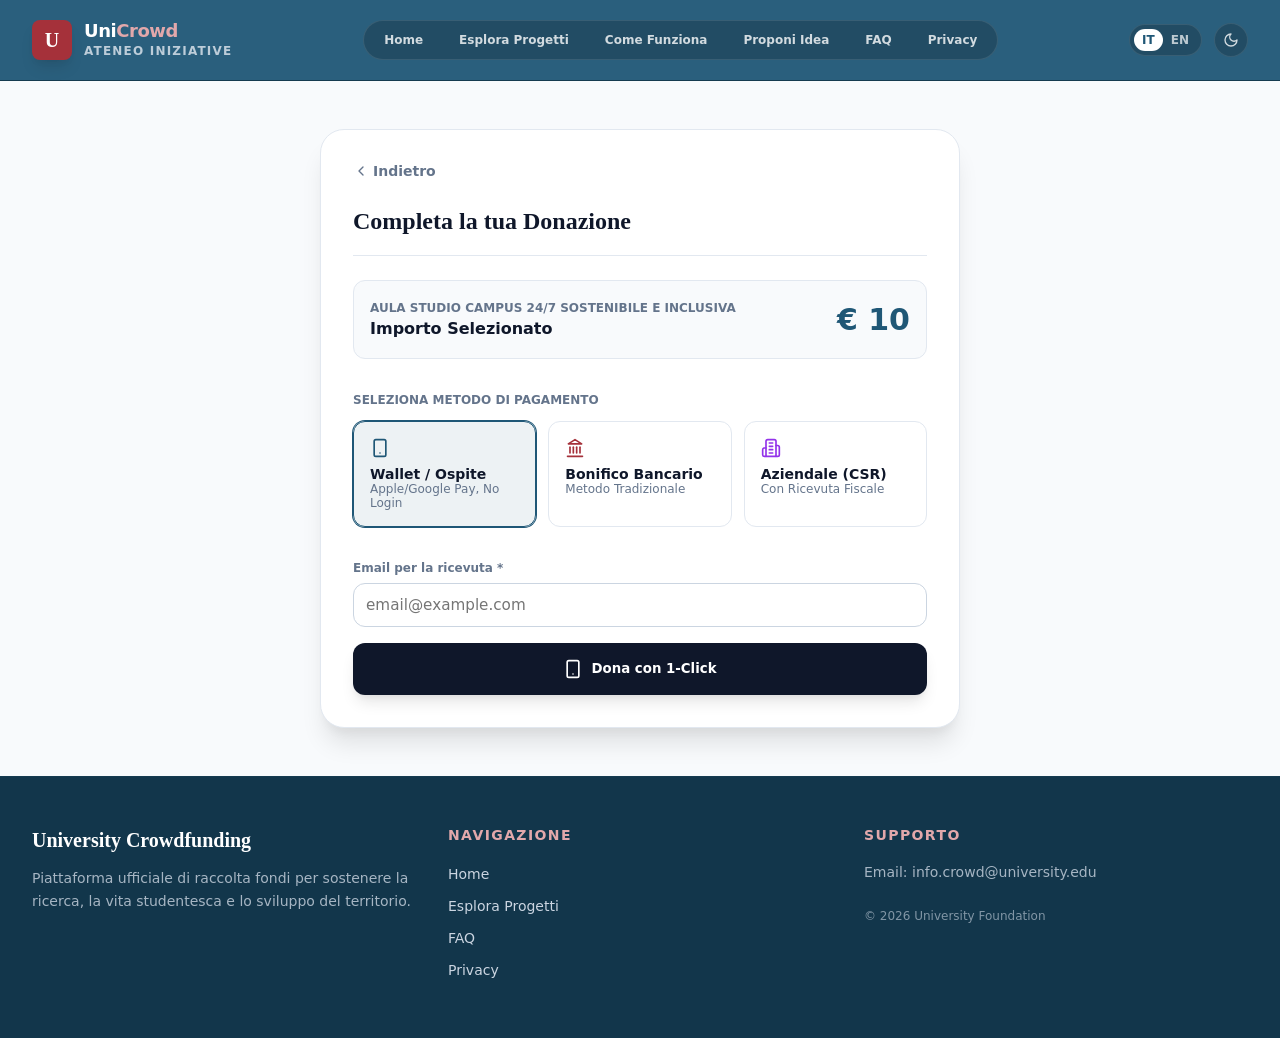
<file: checkout.html>
<!DOCTYPE html>
<html lang="it">
<head>
  <meta charset="UTF-8" />
  <meta name="viewport" content="width=device-width, initial-scale=1.0" />
  <title>UniCrowd - Checkout</title>
  <link rel="stylesheet" href="css/styles.css">
</head>
<body>
  <header id="header-root" class="site-header"></header>
  <main id="main-root"></main>
  <footer id="footer-root" class="site-footer"></footer>
  
  <script src="js/data.js"></script>
  <script src="js/app.js"></script>
  <script>
    initApp('checkout');
  </script>
</body>
</html>
</file>
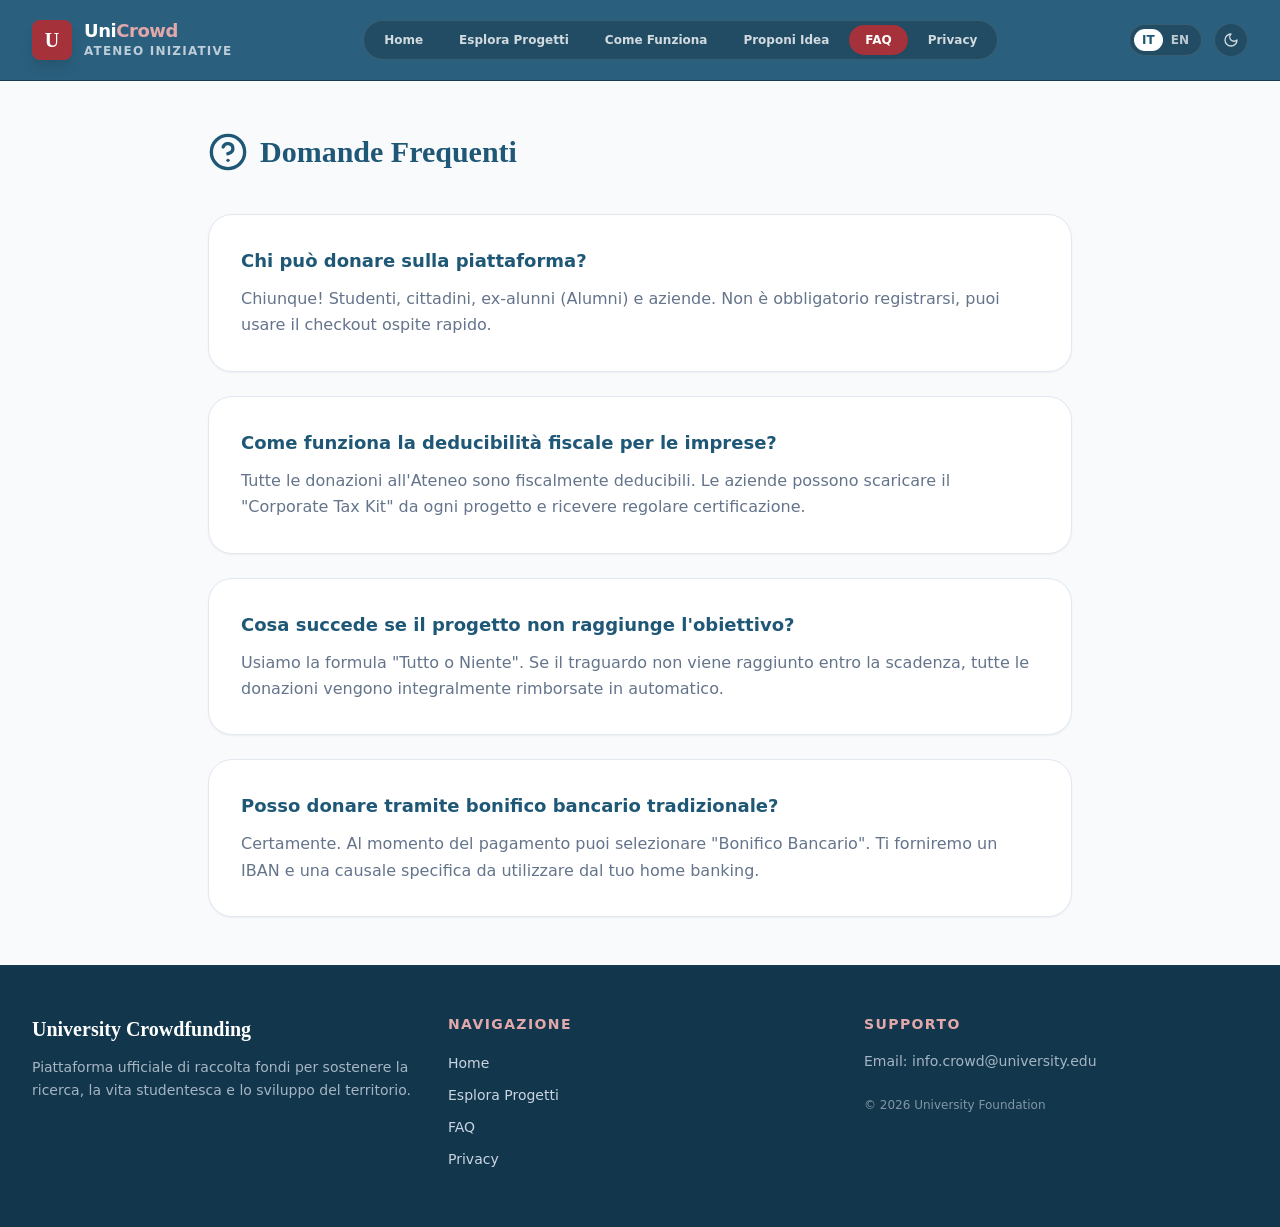
<file: faq.html>
<!DOCTYPE html>
<html lang="it">
<head>
  <meta charset="UTF-8" />
  <meta name="viewport" content="width=device-width, initial-scale=1.0" />
  <title>UniCrowd - FAQ</title>
  <link rel="stylesheet" href="css/styles.css">
</head>
<body>
  <header id="header-root" class="site-header"></header>
  <main id="main-root"></main>
  <footer id="footer-root" class="site-footer"></footer>
  
  <script src="js/data.js"></script>
  <script src="js/app.js"></script>
  <script>
    initApp('faq');
  </script>
</body>
</html>
</file>
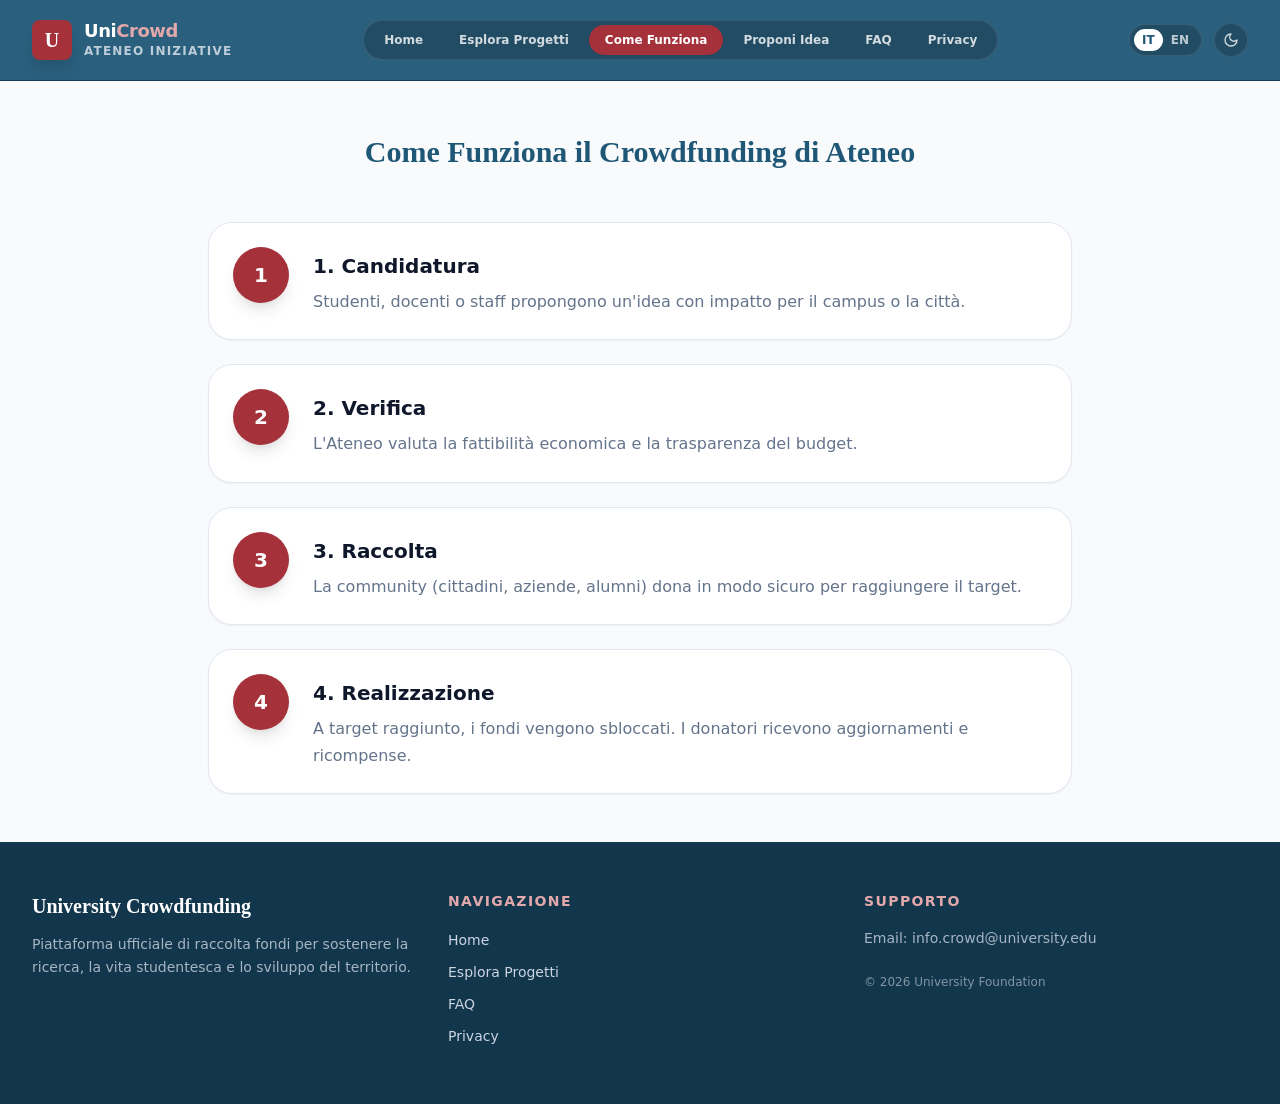
<file: how-it-works.html>
<!DOCTYPE html>
<html lang="it">
<head>
  <meta charset="UTF-8" />
  <meta name="viewport" content="width=device-width, initial-scale=1.0" />
  <title>UniCrowd - Come Funziona</title>
  <link rel="stylesheet" href="css/styles.css">
</head>
<body>
  <header id="header-root" class="site-header"></header>
  <main id="main-root"></main>
  <footer id="footer-root" class="site-footer"></footer>
  
  <script src="js/data.js"></script>
  <script src="js/app.js"></script>
  <script>
    initApp('how-it-works');
  </script>
</body>
</html>
</file>
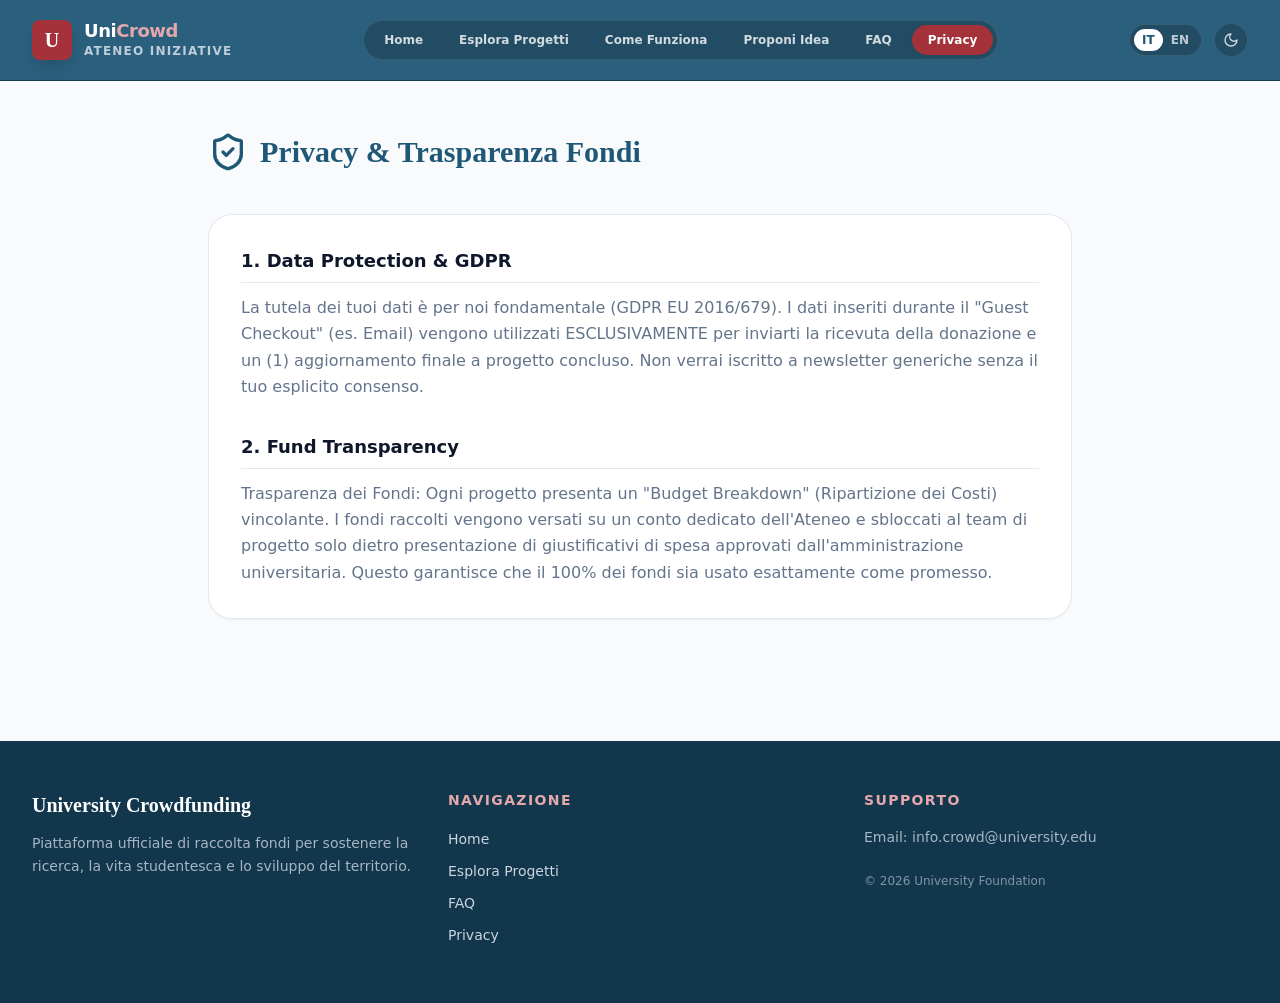
<file: privacy.html>
<!DOCTYPE html>
<html lang="it">
<head>
  <meta charset="UTF-8" />
  <meta name="viewport" content="width=device-width, initial-scale=1.0" />
  <title>UniCrowd - Privacy</title>
  <link rel="stylesheet" href="css/styles.css">
</head>
<body>
  <header id="header-root" class="site-header"></header>
  <main id="main-root"></main>
  <footer id="footer-root" class="site-footer"></footer>
  
  <script src="js/data.js"></script>
  <script src="js/app.js"></script>
  <script>
    initApp('privacy');
  </script>
</body>
</html>
</file>
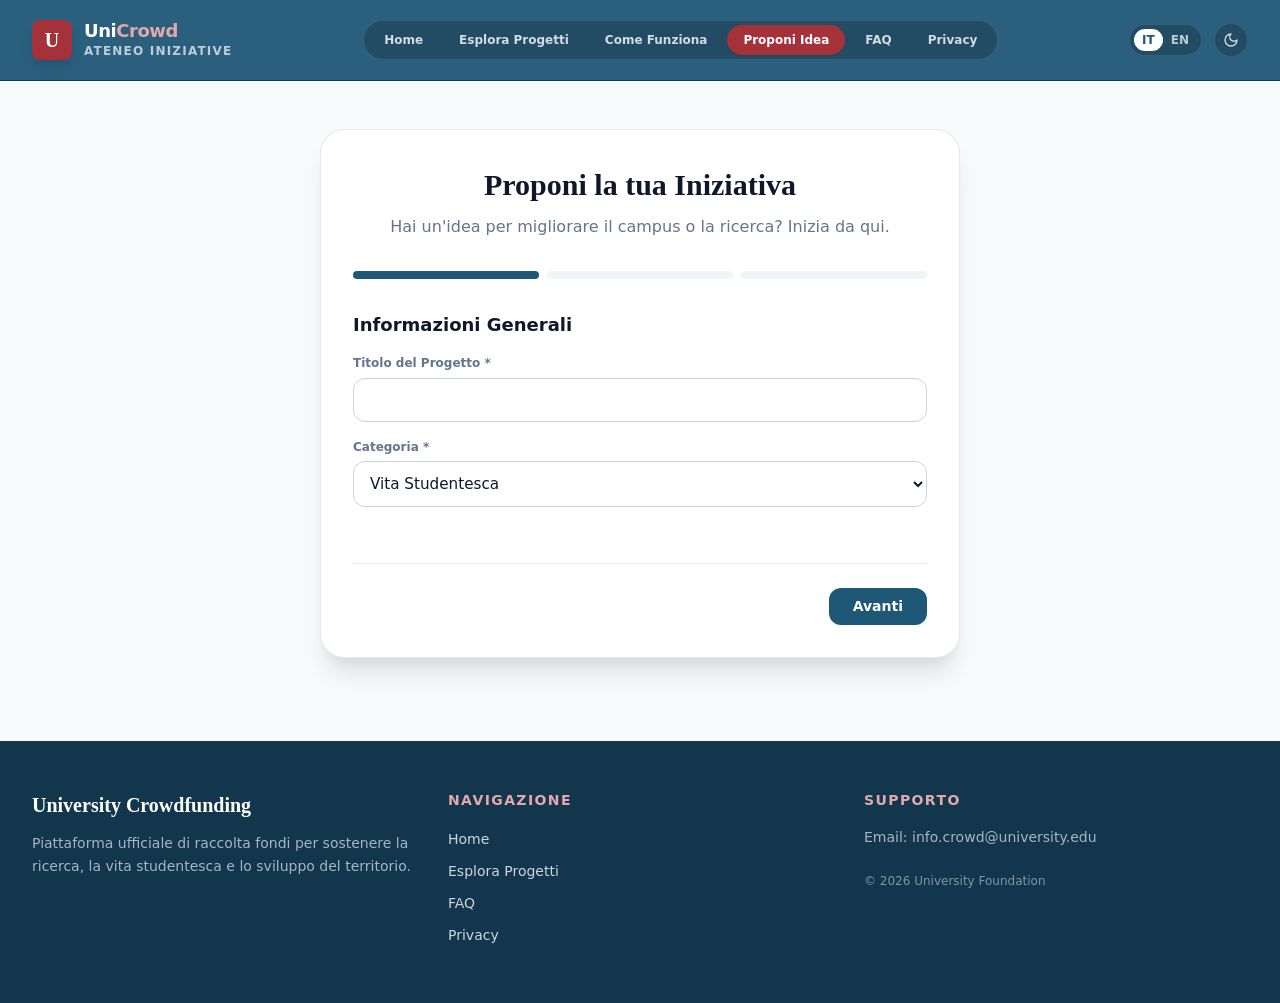
<file: propose.html>
<!DOCTYPE html>
<html lang="it">
<head>
  <meta charset="UTF-8" />
  <meta name="viewport" content="width=device-width, initial-scale=1.0" />
  <title>UniCrowd - Proponi Idea</title>
  <link rel="stylesheet" href="css/styles.css">
</head>
<body>
  <header id="header-root" class="site-header"></header>
  <main id="main-root"></main>
  <footer id="footer-root" class="site-footer"></footer>
  
  <script src="js/data.js"></script>
  <script src="js/app.js"></script>
  <script>
    initApp('propose');
  </script>
</body>
</html>
</file>
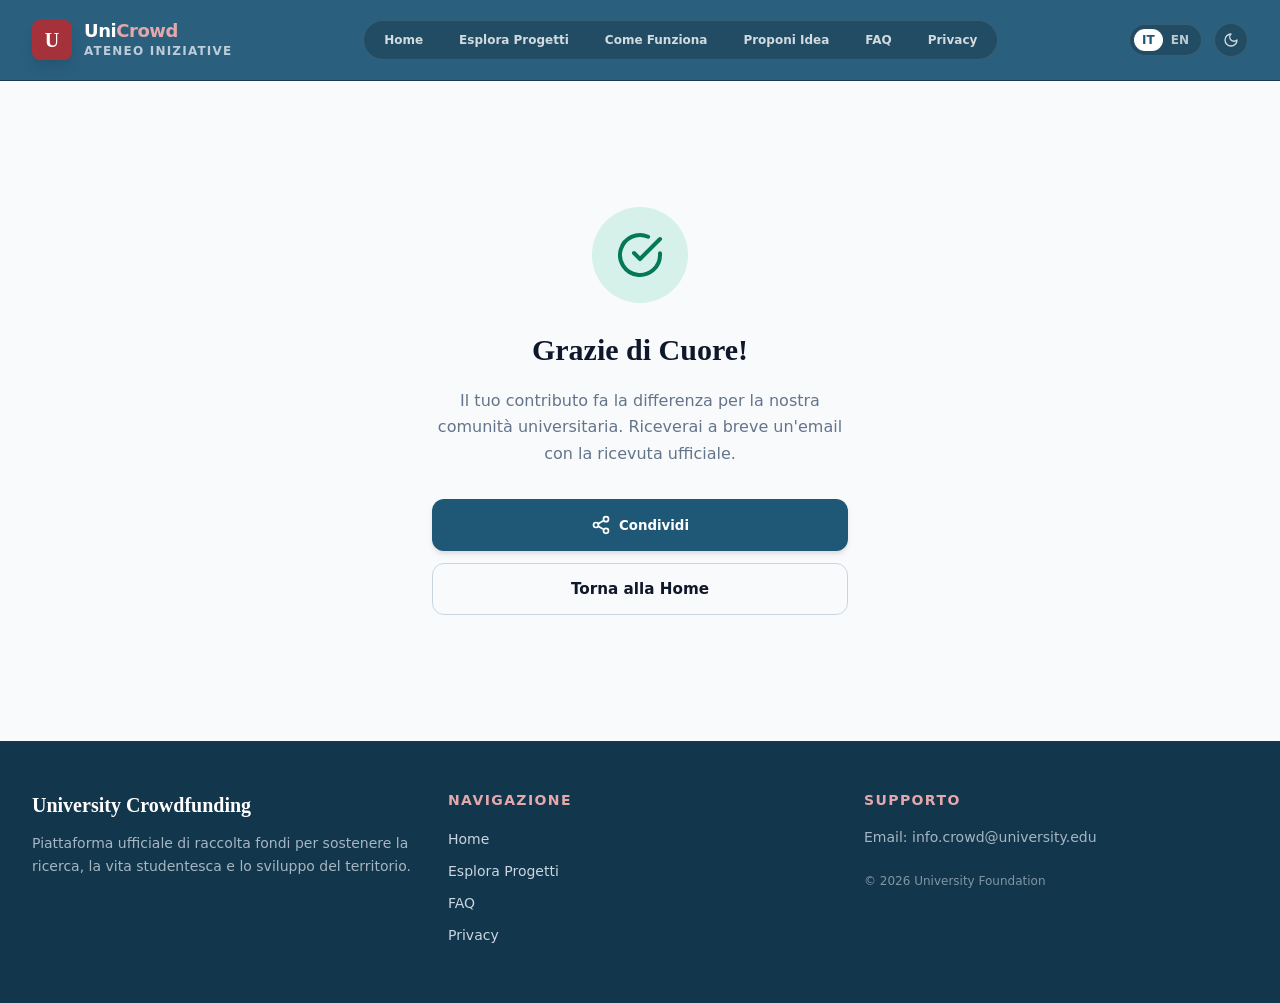
<file: success.html>
<!DOCTYPE html>
<html lang="it">
<head>
  <meta charset="UTF-8" />
  <meta name="viewport" content="width=device-width, initial-scale=1.0" />
  <title>UniCrowd - Successo</title>
  <link rel="stylesheet" href="css/styles.css">
</head>
<body>
  <header id="header-root" class="site-header"></header>
  <main id="main-root"></main>
  <footer id="footer-root" class="site-footer"></footer>
  
  <script src="js/data.js"></script>
  <script src="js/app.js"></script>
  <script>
    initApp('success');
  </script>
</body>
</html>
</file>
<file: css/styles.css>
/* --- CSS VARIABLES & THEME --- */
:root {
    --primary: #1f5776;
    --primary-dark: #153b50;
    --primary-deeper: #12364b;
    --accent: #a5313a;
    --accent-hover: #b91c1c;
    --accent-light: #e2a8ab;
    --emerald: #047857;
    --emerald-dark: #065f46;
    --amber: #f59e0b;
    --amber-dark: #d97706;
    --purple: #9333ea;
    --purple-hover: #7e22ce;
    --blue: #2563eb;
    --blue-light: #3b82f6;
    --red: #dc2626;

    --bg-body: #f8fafc;
    --bg-card: #ffffff;
    --bg-subtle: #f8fafc;
    --bg-muted: #f1f5f9;
    --text-main: #0f172a;
    --text-secondary: #475569;
    --text-muted: #64748b;
    --border-color: #e2e8f0;
    --border-subtle: #f1f5f9;
    --header-bg: rgba(31, 87, 118, 0.95);
    --header-border: #153b50;
    --footer-bg: #12364b;
    --footer-border: #153b50;
    --footer-text: #cbd5e1;
    --stat-num: #1f5776;
    --input-bg: #ffffff;
    --input-border: #cbd5e1;
    --shadow-sm: 0 1px 2px 0 rgba(0, 0, 0, 0.05);
    --shadow-md: 0 4px 6px -1px rgba(0, 0, 0, 0.1), 0 2px 4px -1px rgba(0, 0, 0, 0.06);
    --shadow-lg: 0 10px 15px -3px rgba(0, 0, 0, 0.1), 0 4px 6px -2px rgba(0, 0, 0, 0.05);
    --shadow-xl: 0 20px 25px -5px rgba(0, 0, 0, 0.1), 0 10px 10px -5px rgba(0, 0, 0, 0.04);
}

html.dark {
    --emerald: #34d399;
    --bg-body: #020617;
    --bg-card: #0f172a;
    --bg-subtle: #020617;
    --bg-muted: #1e293b;
    --text-main: #f1f5f9;
    --text-secondary: #cbd5e1;
    --text-muted: #94a3b8;
    --border-color: #1e293b;
    --border-subtle: #1e293b;
    --header-bg: rgba(15, 23, 42, 0.90);
    --header-border: #1e293b;
    --footer-bg: #020617;
    --footer-border: #1e293b;
    --footer-text: #94a3b8;
    --stat-num: #60a5fa;
    --input-bg: #020617;
    --input-border: #334155;
}

/* --- BASE RESET --- */
* {
    box-sizing: border-box;
    margin: 0;
    padding: 0;
}

body {
    font-family: system-ui, -apple-system, BlinkMacSystemFont, "Segoe UI", Roboto, "Helvetica Neue", Arial, sans-serif;
    background-color: var(--bg-body);
    color: var(--text-main);
    line-height: 1.5;
    transition: background-color 0.3s ease, color 0.3s ease;
    min-height: 100vh;
    display: flex;
    flex-direction: column;
}

main {
    flex: 1;
}

.font-serif {
    font-family: Georgia, Cambria, "Times New Roman", Times, serif;
}

.font-mono {
    font-family: ui-monospace, SFMono-Regular, Menlo, Monaco, Consolas, "Liberation Mono", "Courier New", monospace;
}

button {
    font-family: inherit;
    cursor: pointer;
    border: none;
    background: none;
    color: inherit;
}

input, select {
    font-family: inherit;
    color: inherit;
}

img {
    max-width: 100%;
    display: block;
}

ul {
    list-style: none;
}

/* --- LAYOUT CONTAINERS --- */
.container {
    max-width: 80rem;
    margin: 0 auto;
    padding: 0 1rem;
}
@media (min-width: 640px) {
    .container { padding: 0 1.5rem; }
}
@media (min-width: 1024px) {
    .container { padding: 0 2rem; }
}

.container-md {
    max-width: 56rem;
    margin: 0 auto;
    padding: 0 1rem;
}
.container-sm {
    max-width: 42rem;
    margin: 0 auto;
    padding: 0 1rem;
}

/* --- HEADER --- */
.site-header {
    position: sticky;
    top: 0;
    z-index: 50;
    backdrop-filter: blur(12px);
    -webkit-backdrop-filter: blur(12px);
    background-color: var(--header-bg);
    border-bottom: 1px solid var(--header-border);
    transition: background-color 0.3s, border-color 0.3s;
}

.header-inner {
    display: flex;
    align-items: center;
    justify-content: space-between;
    height: 4rem;
}
@media (min-width: 640px) {
    .header-inner { height: 5rem; }
}

.logo-group {
    display: flex;
    align-items: center;
    gap: 0.75rem;
    cursor: pointer;
}

.logo-box {
    width: 2.5rem;
    height: 2.5rem;
    background-color: var(--accent);
    border-radius: 0.5rem;
    display: flex;
    align-items: center;
    justify-content: center;
    box-shadow: var(--shadow-lg);
    transition: transform 0.2s;
}
.logo-group:hover .logo-box {
    transform: scale(1.05);
}

.logo-box span {
    color: #ffffff;
    font-weight: 700;
    font-size: 1.25rem;
}

.logo-text {
    display: none;
}
@media (min-width: 640px) {
    .logo-text { display: block; }
}

.logo-title {
    display: block;
    font-weight: 700;
    font-size: 1.125rem;
    line-height: 1.2;
    color: #ffffff;
    letter-spacing: -0.025em;
}
.logo-title span {
    color: var(--accent-light);
}

.logo-sub {
    display: block;
    font-size: 0.75rem;
    text-transform: uppercase;
    letter-spacing: 0.1em;
    font-weight: 600;
    opacity: 0.8;
    color: #e2e8f0;
}

.desktop-nav {
    display: none;
    align-items: center;
    gap: 0.25rem;
    background-color: rgba(0, 0, 0, 0.2);
    padding: 0.25rem;
    border-radius: 9999px;
    border: 1px solid rgba(255, 255, 255, 0.1);
}
@media (min-width: 1024px) {
    .desktop-nav { display: flex; }
}

.nav-btn {
    padding: 0.5rem 1rem;
    border-radius: 9999px;
    font-size: 0.75rem;
    font-weight: 700;
    color: rgba(255, 255, 255, 0.8);
    transition: all 0.2s;
}
.nav-btn:hover {
    color: #ffffff;
    background-color: rgba(255, 255, 255, 0.1);
}
.nav-btn.active {
    background-color: var(--accent);
    color: #ffffff;
    box-shadow: var(--shadow-sm);
}

.header-controls {
    display: flex;
    align-items: center;
    gap: 0.75rem;
}

.lang-toggle {
    display: flex;
    background-color: rgba(0, 0, 0, 0.2);
    padding: 0.25rem;
    border-radius: 9999px;
    border: 1px solid rgba(255, 255, 255, 0.1);
}

.lang-btn {
    padding: 0.25rem 0.5rem;
    border-radius: 9999px;
    font-size: 0.75rem;
    font-weight: 700;
    color: rgba(255, 255, 255, 0.7);
    transition: all 0.2s;
}
.lang-btn:hover {
    color: #ffffff;
}
.lang-btn.active {
    background-color: #ffffff;
    color: var(--primary);
}

.theme-btn {
    padding: 0.5rem;
    border-radius: 9999px;
    background-color: rgba(0, 0, 0, 0.2);
    border: 1px solid rgba(255, 255, 255, 0.1);
    color: rgba(255, 255, 255, 0.8);
    display: flex;
    align-items: center;
    justify-content: center;
    transition: all 0.2s;
}
.theme-btn:hover {
    color: #ffffff;
    background-color: rgba(255, 255, 255, 0.2);
}

.mobile-menu-btn {
    display: flex;
    padding: 0.5rem;
    color: #ffffff;
}
@media (min-width: 1024px) {
    .mobile-menu-btn { display: none; }
}

.mobile-nav {
    border-top: 1px solid rgba(255, 255, 255, 0.1);
    background-color: var(--primary);
    padding: 0.5rem 1rem 1rem;
}
html.dark .mobile-nav {
    background-color: #0f172a;
    border-top-color: #1e293b;
}
.mobile-nav-btn {
    display: block;
    width: 100%;
    text-align: left;
    padding: 0.75rem;
    border-radius: 0.5rem;
    font-size: 0.875rem;
    font-weight: 700;
    color: rgba(255, 255, 255, 0.8);
    margin-top: 0.25rem;
}
.mobile-nav-btn:hover {
    background-color: rgba(255, 255, 255, 0.1);
    color: #ffffff;
}
.mobile-nav-btn.active {
    background-color: var(--accent);
    color: #ffffff;
}

/* --- HERO SECTION --- */
.hero-section {
    position: relative;
    overflow: hidden;
    background: linear-gradient(to bottom, #1f5776, #12364b);
    color: #ffffff;
    padding: 5rem 0;
}
html.dark .hero-section {
    background: linear-gradient(to bottom, #0f172a, #020617);
}
@media (min-width: 1024px) {
    .hero-section { padding: 7rem 0; }
}

.hero-bg-overlay {
    position: absolute;
    inset: 0;
    opacity: 0.1;
    background-image: url('https://images.unsplash.com/photo-1541339907198-e08756dedf3f?auto=format&fit=crop&w=2000&q=80');
    background-size: cover;
    background-position: center;
    mix-blend-mode: overlay;
}

.hero-content {
    position: relative;
    z-index: 10;
    text-align: center;
    display: flex;
    flex-direction: column;
    align-items: center;
}

.hero-badge {
    display: inline-flex;
    align-items: center;
    gap: 0.5rem;
    background-color: rgba(255, 255, 255, 0.1);
    border: 1px solid rgba(255, 255, 255, 0.2);
    padding: 0.5rem 1rem;
    border-radius: 9999px;
    font-size: 0.75rem;
    font-weight: 700;
    text-transform: uppercase;
    letter-spacing: 0.1em;
    backdrop-filter: blur(4px);
    margin-bottom: 1.5rem;
}

.hero-title {
    font-size: 2.25rem;
    font-weight: 800;
    letter-spacing: -0.025em;
    max-width: 56rem;
    line-height: 1.15;
    margin-bottom: 1.5rem;
}
@media (min-width: 640px) {
    .hero-title { font-size: 3rem; }
}
@media (min-width: 1024px) {
    .hero-title { font-size: 3.75rem; }
}

.hero-subtitle {
    font-size: 1rem;
    color: #cbd5e1;
    max-width: 42rem;
    margin-bottom: 2.5rem;
    line-height: 1.625;
}
@media (min-width: 640px) {
    .hero-subtitle { font-size: 1.125rem; }
}

.hero-actions {
    display: flex;
    flex-direction: column;
    gap: 1rem;
    width: 100%;
}
@media (min-width: 640px) {
    .hero-actions {
        flex-direction: row;
        width: auto;
    }
}

.btn-hero-primary {
    background-color: var(--accent);
    color: #ffffff;
    padding: 1rem 2rem;
    border-radius: 9999px;
    font-weight: 700;
    box-shadow: var(--shadow-xl);
    display: flex;
    align-items: center;
    justify-content: center;
    gap: 0.5rem;
    transition: all 0.2s;
}
.btn-hero-primary:hover {
    background-color: var(--accent-hover);
    transform: translateY(-4px);
}

.btn-hero-secondary {
    background-color: rgba(255, 255, 255, 0.1);
    border: 1px solid rgba(255, 255, 255, 0.3);
    color: #ffffff;
    padding: 1rem 2rem;
    border-radius: 9999px;
    font-weight: 700;
    display: flex;
    align-items: center;
    justify-content: center;
    gap: 0.5rem;
    transition: all 0.2s;
}
.btn-hero-secondary:hover {
    background-color: rgba(255, 255, 255, 0.2);
}

/* --- STATS SECTION --- */
.stats-section {
    background-color: var(--bg-card);
    border-bottom: 1px solid var(--border-color);
    padding: 2rem 0;
}

.stats-grid {
    display: grid;
    grid-template-columns: repeat(2, 1fr);
    gap: 1.5rem;
    text-align: center;
}
@media (min-width: 768px) {
    .stats-grid {
        grid-template-columns: repeat(4, 1fr);
    }
}

.stat-item {
    padding: 0 0.5rem;
}
@media (min-width: 768px) {
    .stat-item:not(:first-child) {
        border-left: 1px solid var(--border-color);
    }
}

.stat-value {
    display: block;
    font-size: 1.5rem;
    font-weight: 800;
    color: var(--stat-num);
}
@media (min-width: 640px) {
    .stat-value { font-size: 1.875rem; }
}
.stat-value.emerald {
    color: var(--emerald);
}

.stat-label {
    font-size: 0.75rem;
    font-weight: 600;
    color: var(--text-muted);
    text-transform: uppercase;
}
@media (min-width: 640px) {
    .stat-label { font-size: 0.875rem; }
}

/* --- SECTIONS & GRIDS --- */
.section-pad {
    padding: 4rem 0;
}
.view-pad {
    padding: 3rem 0;
    min-height: calc(100vh - 15rem);
}

.section-header-row {
    display: flex;
    justify-content: space-between;
    align-items: flex-end;
    margin-bottom: 2.5rem;
}

.section-title {
    font-size: 1.875rem;
    font-weight: 700;
    color: var(--stat-num);
}
html.dark .section-title {
    color: #ffffff;
}

.link-all {
    font-size: 0.875rem;
    font-weight: 700;
    color: var(--accent);
    display: flex;
    align-items: center;
    gap: 0.25rem;
}
.link-all:hover {
    text-decoration: underline;
}

.projects-grid {
    display: grid;
    grid-template-columns: 1fr;
    gap: 2rem;
}
@media (min-width: 768px) {
    .projects-grid { grid-template-columns: repeat(2, 1fr); }
    .projects-grid.cols-3 { grid-template-columns: repeat(3, 1fr); }
}
@media (min-width: 1024px) {
    .projects-grid { grid-template-columns: repeat(3, 1fr); }
}

/* --- PROJECT CARD --- */
.project-card {
    display: flex;
    flex-direction: column;
    border-radius: 1.5rem;
    border: 1px solid var(--border-color);
    background-color: var(--bg-card);
    overflow: hidden;
    box-shadow: var(--shadow-sm);
    transition: all 0.3s ease;
}
.project-card:hover {
    box-shadow: var(--shadow-xl);
}

.card-img-wrap {
    position: relative;
    height: 12rem;
    overflow: hidden;
}
.card-img-wrap img {
    width: 100%;
    height: 100%;
    object-fit: cover;
    transition: transform 0.5s ease;
}
.project-card:hover .card-img-wrap img {
    transform: scale(1.05);
}

.card-badge {
    position: absolute;
    top: 0.75rem;
    left: 0.75rem;
    background-color: var(--primary);
    color: #ffffff;
    padding: 0.25rem 0.75rem;
    border-radius: 9999px;
    font-size: 0.75rem;
    font-weight: 700;
    box-shadow: var(--shadow-md);
    display: flex;
    align-items: center;
    gap: 0.35rem;
}

.card-body {
    padding: 1.5rem;
    flex-grow: 1;
    display: flex;
    flex-direction: column;
}

.card-title {
    font-size: 1.25rem;
    font-weight: 700;
    margin-bottom: 0.5rem;
    cursor: pointer;
    line-height: 1.3;
    transition: color 0.2s;
}
.card-title:hover {
    color: var(--accent);
}

.card-desc {
    font-size: 0.875rem;
    color: var(--text-muted);
    margin-bottom: 1.5rem;
    flex-grow: 1;
    display: -webkit-box;
    -webkit-line-clamp: 3;
    -webkit-box-orient: vertical;
    overflow: hidden;
}

.card-progress-area {
    margin-top: auto;
}
.card-progress-labels {
    display: flex;
    justify-content: space-between;
    align-items: flex-end;
    font-size: 0.875rem;
    margin-bottom: 0.5rem;
}
.card-raised {
    font-weight: 800;
    font-size: 1.125rem;
}
.card-percent {
    font-weight: 700;
    color: var(--text-muted);
}

.progress-track {
    width: 100%;
    background-color: var(--bg-muted);
    border-radius: 9999px;
    height: 0.5rem;
    overflow: hidden;
}
.progress-fill {
    background-color: var(--accent);
    height: 100%;
    border-radius: 9999px;
}

.card-footer {
    padding: 1rem;
    border-top: 1px solid var(--border-subtle);
    background-color: var(--bg-subtle);
    display: flex;
    gap: 0.5rem;
}
html.dark .card-footer {
    background-color: var(--bg-card);
    border-top-color: var(--border-color);
}

.btn-card-outline {
    flex: 1;
    font-weight: 700;
    font-size: 0.75rem;
    padding: 0.75rem;
    border-radius: 0.75rem;
    border: 1px solid var(--input-border);
    transition: background-color 0.2s;
}
.btn-card-outline:hover {
    background-color: var(--bg-muted);
}

.btn-card-solid {
    flex: 1;
    font-weight: 700;
    font-size: 0.75rem;
    padding: 0.75rem;
    border-radius: 0.75rem;
    background-color: var(--primary);
    color: #ffffff;
    box-shadow: var(--shadow-sm);
    transition: background-color 0.2s;
}
.btn-card-solid:hover {
    background-color: var(--primary-dark);
}

/* --- EXPLORE FILTER BAR --- */
.explore-header {
    margin-bottom: 2.5rem;
    display: flex;
    flex-direction: column;
    justify-content: space-between;
    gap: 1.5rem;
}
@media (min-width: 768px) {
    .explore-header {
        flex-direction: row;
        align-items: center;
    }
}

.filter-list {
    display: flex;
    flex-wrap: wrap;
    gap: 0.5rem;
}

.filter-btn {
    padding: 0.5rem 1rem;
    border-radius: 9999px;
    font-size: 0.75rem;
    font-weight: 700;
    border: 1px solid var(--border-color);
    background-color: var(--bg-card);
    color: var(--text-secondary);
    transition: all 0.2s;
}
.filter-btn:hover {
    background-color: var(--bg-muted);
}
.filter-btn.active {
    background-color: var(--primary);
    border-color: var(--primary);
    color: #ffffff;
    box-shadow: var(--shadow-md);
}

/* --- PROJECT DETAIL --- */
.back-btn {
    margin-bottom: 1.5rem;
    font-size: 0.875rem;
    font-weight: 700;
    color: var(--text-muted);
    display: inline-flex;
    align-items: center;
    gap: 0.25rem;
    transition: color 0.2s;
}
.back-btn:hover {
    color: var(--primary);
}

.detail-grid {
    display: grid;
    grid-template-columns: 1fr;
    gap: 2rem;
}
@media (min-width: 1024px) {
    .detail-grid {
        grid-template-columns: 2fr 1fr;
    }
}

.detail-hero {
    border-radius: 1.5rem;
    overflow: hidden;
    box-shadow: var(--shadow-lg);
    position: relative;
    height: 18rem;
    margin-bottom: 2rem;
}
@media (min-width: 640px) {
    .detail-hero { height: 24rem; }
}
.detail-hero img {
    width: 100%;
    height: 100%;
    object-fit: cover;
}

.verified-pill {
    position: absolute;
    top: 1rem;
    left: 1rem;
    background-color: rgba(255, 255, 255, 0.92);
    backdrop-filter: blur(4px);
    color: var(--primary);
    padding: 0.5rem 1rem;
    border-radius: 9999px;
    font-size: 0.75rem;
    font-weight: 700;
    box-shadow: var(--shadow-md);
    display: flex;
    align-items: center;
    gap: 0.5rem;
}

.panel-card {
    padding: 2rem;
    border-radius: 1.5rem;
    border: 1px solid var(--border-color);
    background-color: var(--bg-card);
    box-shadow: var(--shadow-sm);
}

.tag-row {
    display: flex;
    flex-wrap: wrap;
    gap: 0.5rem;
    margin-bottom: 1rem;
}
.tag-chip {
    background-color: var(--bg-muted);
    color: var(--text-secondary);
    padding: 0.25rem 0.75rem;
    border-radius: 9999px;
    font-size: 0.75rem;
    font-weight: 700;
    border: 1px solid var(--border-color);
}

.detail-title {
    font-size: 1.875rem;
    font-weight: 800;
    margin-bottom: 1rem;
    line-height: 1.2;
}
@media (min-width: 640px) {
    .detail-title { font-size: 2.25rem; }
}

.detail-desc {
    color: var(--text-secondary);
    line-height: 1.65;
    font-size: 1.125rem;
    margin-bottom: 2rem;
}

.sub-heading {
    font-size: 1.25rem;
    font-weight: 700;
    margin-bottom: 1rem;
    padding-top: 2rem;
    border-top: 1px solid var(--border-color);
    display: flex;
    align-items: center;
    gap: 0.5rem;
}

.budget-box {
    background-color: var(--bg-subtle);
    padding: 1.5rem;
    border-radius: 1rem;
    border: 1px solid var(--border-color);
    margin-bottom: 2rem;
}

.budget-bar {
    width: 100%;
    display: flex;
    height: 1rem;
    border-radius: 9999px;
    overflow: hidden;
    margin-bottom: 1rem;
}

.budget-legend {
    display: grid;
    grid-template-columns: 1fr;
    gap: 1rem;
}
@media (min-width: 640px) {
    .budget-legend { grid-template-columns: repeat(3, 1fr); }
}

.legend-item {
    display: flex;
    align-items: center;
    gap: 0.5rem;
    font-size: 0.875rem;
    font-weight: 600;
}
.legend-dot {
    width: 0.75rem;
    height: 0.75rem;
    border-radius: 9999px;
    flex-shrink: 0;
}

/* Colors for budget breakdown */
.bg-blue-600 { background-color: #2563eb; }
.bg-red-600 { background-color: #dc2626; }
.bg-emerald-500 { background-color: #10b981; }
.bg-emerald-600 { background-color: #059669; }
.bg-amber-500 { background-color: #f59e0b; }
.bg-amber-600 { background-color: #d97706; }
.bg-purple-500 { background-color: #a855f7; }
.bg-purple-600 { background-color: #9333ea; }
.bg-blue-500 { background-color: #3b82f6; }

.team-card {
    display: flex;
    align-items: center;
    gap: 1rem;
    background-color: var(--bg-subtle);
    padding: 1rem;
    border-radius: 0.75rem;
    border: 1px solid var(--border-color);
    max-width: 24rem;
}
.team-avatar {
    width: 3rem;
    height: 3rem;
    background-color: var(--bg-muted);
    border-radius: 9999px;
    display: flex;
    align-items: center;
    justify-content: center;
    color: var(--text-muted);
    flex-shrink: 0;
}

/* Sidebar Status */
.sidebar-col {
    display: flex;
    flex-direction: column;
    gap: 1.5rem;
}

.status-card {
    padding: 1.5rem;
    border-radius: 1.5rem;
    border: 1px solid var(--border-color);
    background-color: var(--bg-card);
    box-shadow: var(--shadow-lg);
}

.status-amount {
    font-size: 2.25rem;
    font-weight: 800;
    color: var(--stat-num);
    margin-bottom: 0.25rem;
}
html.dark .status-amount { color: #ffffff; }

.status-metrics {
    display: flex;
    justify-content: space-between;
    margin: 1.5rem 0 2rem;
}
.metric-col {
    text-align: center;
    flex: 1;
}
.metric-col + .metric-col {
    border-left: 1px solid var(--border-color);
}
.metric-val {
    display: block;
    font-size: 1.25rem;
    font-weight: 700;
}
.metric-lbl {
    font-size: 0.75rem;
    color: var(--text-muted);
    font-weight: 600;
    text-transform: uppercase;
}

.btn-donate-main {
    width: 100%;
    background-color: var(--primary);
    color: #ffffff;
    padding: 1rem;
    border-radius: 0.75rem;
    font-weight: 700;
    box-shadow: var(--shadow-md);
    margin-bottom: 0.75rem;
    transition: background-color 0.2s;
}
.btn-donate-main:hover {
    background-color: var(--primary-dark);
}

.quick-donate-row {
    display: flex;
    gap: 0.5rem;
    justify-content: center;
}
.quick-amt-btn {
    flex: 1;
    background-color: var(--bg-muted);
    color: var(--text-secondary);
    font-weight: 700;
    padding: 0.5rem;
    border-radius: 0.5rem;
    font-size: 0.875rem;
    transition: background-color 0.2s;
}
.quick-amt-btn:hover {
    background-color: var(--border-color);
}

.b2b-box {
    padding: 1.25rem;
    border-radius: 1rem;
    border: 1px solid var(--border-color);
    background-color: var(--bg-card);
    display: flex;
    align-items: center;
    justify-content: space-between;
    cursor: pointer;
    transition: border-color 0.2s;
}
.b2b-box:hover {
    border-color: var(--text-muted);
}
.b2b-icon {
    width: 2.5rem;
    height: 2.5rem;
    border-radius: 9999px;
    background-color: var(--bg-muted);
    display: flex;
    align-items: center;
    justify-content: center;
    transition: all 0.2s;
}
.b2b-box:hover .b2b-icon {
    background-color: var(--primary);
    color: #ffffff;
}

.reward-card {
    width: 100%;
    text-align: left;
    padding: 1.15rem 1.25rem;
    border-radius: 1.25rem;
    border: 1.5px solid var(--border-color);
    background-color: var(--bg-card);
    cursor: pointer;
    display: flex;
    align-items: center;
    justify-content: space-between;
    gap: 1rem;
    box-shadow: var(--shadow-sm);
    transition: all 0.25s cubic-bezier(0.16, 1, 0.3, 1);
    position: relative;
    overflow: hidden;
}
.reward-card::before {
    content: '';
    position: absolute;
    left: 0;
    top: 0;
    bottom: 0;
    width: 4px;
    background: linear-gradient(to bottom, var(--primary), var(--accent));
    opacity: 0;
    transition: opacity 0.25s ease;
}
.reward-card:hover {
    border-color: var(--accent);
    transform: translateY(-3px);
    box-shadow: var(--shadow-lg);
}
.reward-card:hover::before {
    opacity: 1;
}
.reward-left {
    display: flex;
    align-items: center;
    gap: 0.9rem;
}
.reward-price-badge {
    background: linear-gradient(135deg, var(--primary), var(--primary-dark));
    color: #ffffff;
    font-size: 1.125rem;
    font-weight: 800;
    padding: 0.55rem 0.9rem;
    border-radius: 0.85rem;
    min-width: 4.25rem;
    text-align: center;
    box-shadow: 0 4px 10px rgba(31, 87, 118, 0.2);
    transition: background 0.25s ease, transform 0.25s ease, box-shadow 0.25s ease;
    flex-shrink: 0;
}
.reward-card:hover .reward-price-badge {
    background: linear-gradient(135deg, var(--accent), var(--accent-hover));
    transform: scale(1.05);
    box-shadow: 0 4px 12px rgba(165, 49, 58, 0.3);
}
.reward-info {
    display: flex;
    flex-direction: column;
    gap: 0.15rem;
}
.reward-tier-label {
    font-size: 0.75rem;
    font-weight: 700;
    text-transform: uppercase;
    letter-spacing: 0.08em;
    color: var(--text-muted);
}
.reward-title {
    font-weight: 700;
    font-size: 0.95rem;
    color: var(--text-main);
    transition: color 0.2s;
    line-height: 1.25;
}
.reward-card:hover .reward-title {
    color: var(--accent);
}
.reward-cta {
    width: 2.25rem;
    height: 2.25rem;
    border-radius: 9999px;
    background-color: var(--bg-muted);
    color: var(--text-secondary);
    display: flex;
    align-items: center;
    justify-content: center;
    flex-shrink: 0;
    transition: all 0.25s ease;
}
.reward-card:hover .reward-cta {
    background-color: var(--accent);
    color: #ffffff;
    transform: translateX(3px);
}

/* --- CHECKOUT --- */
.checkout-summary {
    display: flex;
    justify-content: space-between;
    align-items: center;
    background-color: var(--bg-subtle);
    padding: 1rem;
    border-radius: 0.75rem;
    border: 1px solid var(--border-color);
    margin-bottom: 2rem;
}

.method-grid {
    display: grid;
    grid-template-columns: 1fr;
    gap: 0.75rem;
    margin-bottom: 2rem;
}
@media (min-width: 640px) {
    .method-grid { grid-template-columns: repeat(3, 1fr); }
}

.method-btn {
    padding: 1rem;
    border-radius: 0.75rem;
    border: 1px solid var(--border-color);
    text-align: left;
    display: flex;
    flex-direction: column;
    transition: all 0.2s;
}
.method-btn.active-guest {
    border-color: var(--primary);
    background-color: rgba(31, 87, 118, 0.08);
    box-shadow: 0 0 0 1px var(--primary);
}
.method-btn.active-bank {
    border-color: var(--accent);
    background-color: rgba(165, 49, 58, 0.08);
    box-shadow: 0 0 0 1px var(--accent);
}
.method-btn.active-b2b {
    border-color: var(--purple);
    background-color: rgba(147, 51, 234, 0.08);
    box-shadow: 0 0 0 1px var(--purple);
}

.form-group {
    margin-bottom: 1rem;
}
.form-label {
    display: block;
    font-size: 0.75rem;
    font-weight: 700;
    color: var(--text-muted);
    margin-bottom: 0.35rem;
}
.form-input {
    width: 100%;
    padding: 0.75rem;
    border-radius: 0.75rem;
    border: 1px solid var(--input-border);
    background-color: var(--input-bg);
    outline: none;
    font-size: 0.95rem;
    font-weight: 500;
}
.form-input:focus {
    border-color: var(--primary);
}

.btn-submit-wallet {
    width: 100%;
    background-color: #0f172a;
    color: #ffffff;
    font-weight: 700;
    padding: 1rem;
    border-radius: 0.75rem;
    display: flex;
    align-items: center;
    justify-content: center;
    gap: 0.5rem;
    box-shadow: var(--shadow-lg);
    transition: opacity 0.2s;
}
html.dark .btn-submit-wallet {
    background-color: #f1f5f9;
    color: #0f172a;
}
.btn-submit-wallet:hover {
    opacity: 0.9;
}

.iban-box {
    padding: 1rem;
    background-color: var(--bg-card);
    border: 1px solid var(--border-color);
    border-radius: 0.75rem;
    display: flex;
    justify-content: space-between;
    align-items: center;
    margin: 0.75rem 0 1rem;
}

/* --- HOW IT WORKS & FAQ --- */
.steps-wrapper {
    position: relative;
    display: flex;
    flex-direction: column;
    gap: 1.5rem;
}
.step-card {
    position: relative;
    display: flex;
    flex-direction: column;
    gap: 1.5rem;
    padding: 1.5rem;
    border-radius: 1.5rem;
    border: 1px solid var(--border-color);
    background-color: var(--bg-card);
    box-shadow: var(--shadow-sm);
}
@media (min-width: 640px) {
    .step-card { flex-direction: row; }
}
.step-num {
    width: 3.5rem;
    height: 3.5rem;
    flex-shrink: 0;
    border-radius: 9999px;
    background-color: var(--accent);
    color: #ffffff;
    display: flex;
    align-items: center;
    justify-content: center;
    font-size: 1.25rem;
    font-weight: 800;
    box-shadow: var(--shadow-lg);
}

/* --- STEPPER WIZARD --- */
.stepper-bars {
    display: flex;
    gap: 0.5rem;
    margin-bottom: 2rem;
}
.stepper-bar {
    height: 0.5rem;
    flex: 1;
    border-radius: 9999px;
    background-color: var(--bg-muted);
    transition: background-color 0.3s;
}
.stepper-bar.active {
    background-color: var(--primary);
}

/* --- FOOTER --- */
.site-footer {
    background-color: var(--footer-bg);
    border-top: 1px solid var(--footer-border);
    color: var(--footer-text);
    padding: 3rem 0;
}
.footer-grid {
    display: grid;
    grid-template-columns: 1fr;
    gap: 2rem;
}
@media (min-width: 768px) {
    .footer-grid { grid-template-columns: repeat(3, 1fr); }
}
.footer-heading {
    color: var(--accent-light);
    font-weight: 700;
    font-size: 0.875rem;
    text-transform: uppercase;
    letter-spacing: 0.1em;
    margin-bottom: 1rem;
}
.footer-links li {
    margin-bottom: 0.5rem;
}
.footer-links button {
    font-size: 0.875rem;
    color: var(--footer-text);
    transition: color 0.2s;
}
.footer-links button:hover {
    color: #ffffff;
}

/* --- UTILITIES & ICONS --- */
.icon {
    width: 1.25rem;
    height: 1.25rem;
    stroke: currentColor;
    stroke-width: 2;
    stroke-linecap: round;
    stroke-linejoin: round;
    fill: none;
    flex-shrink: 0;
}
.icon-sm { width: 1rem; height: 1rem; }
.icon-lg { width: 2.5rem; height: 2.5rem; }
.icon-xl { width: 3rem; height: 3rem; }

.fade-in {
    animation: fadeIn 0.35s ease-out;
}
@keyframes fadeIn {
    from { opacity: 0; transform: translateY(4px); }
    to { opacity: 1; transform: translateY(0); }
}
</file>
